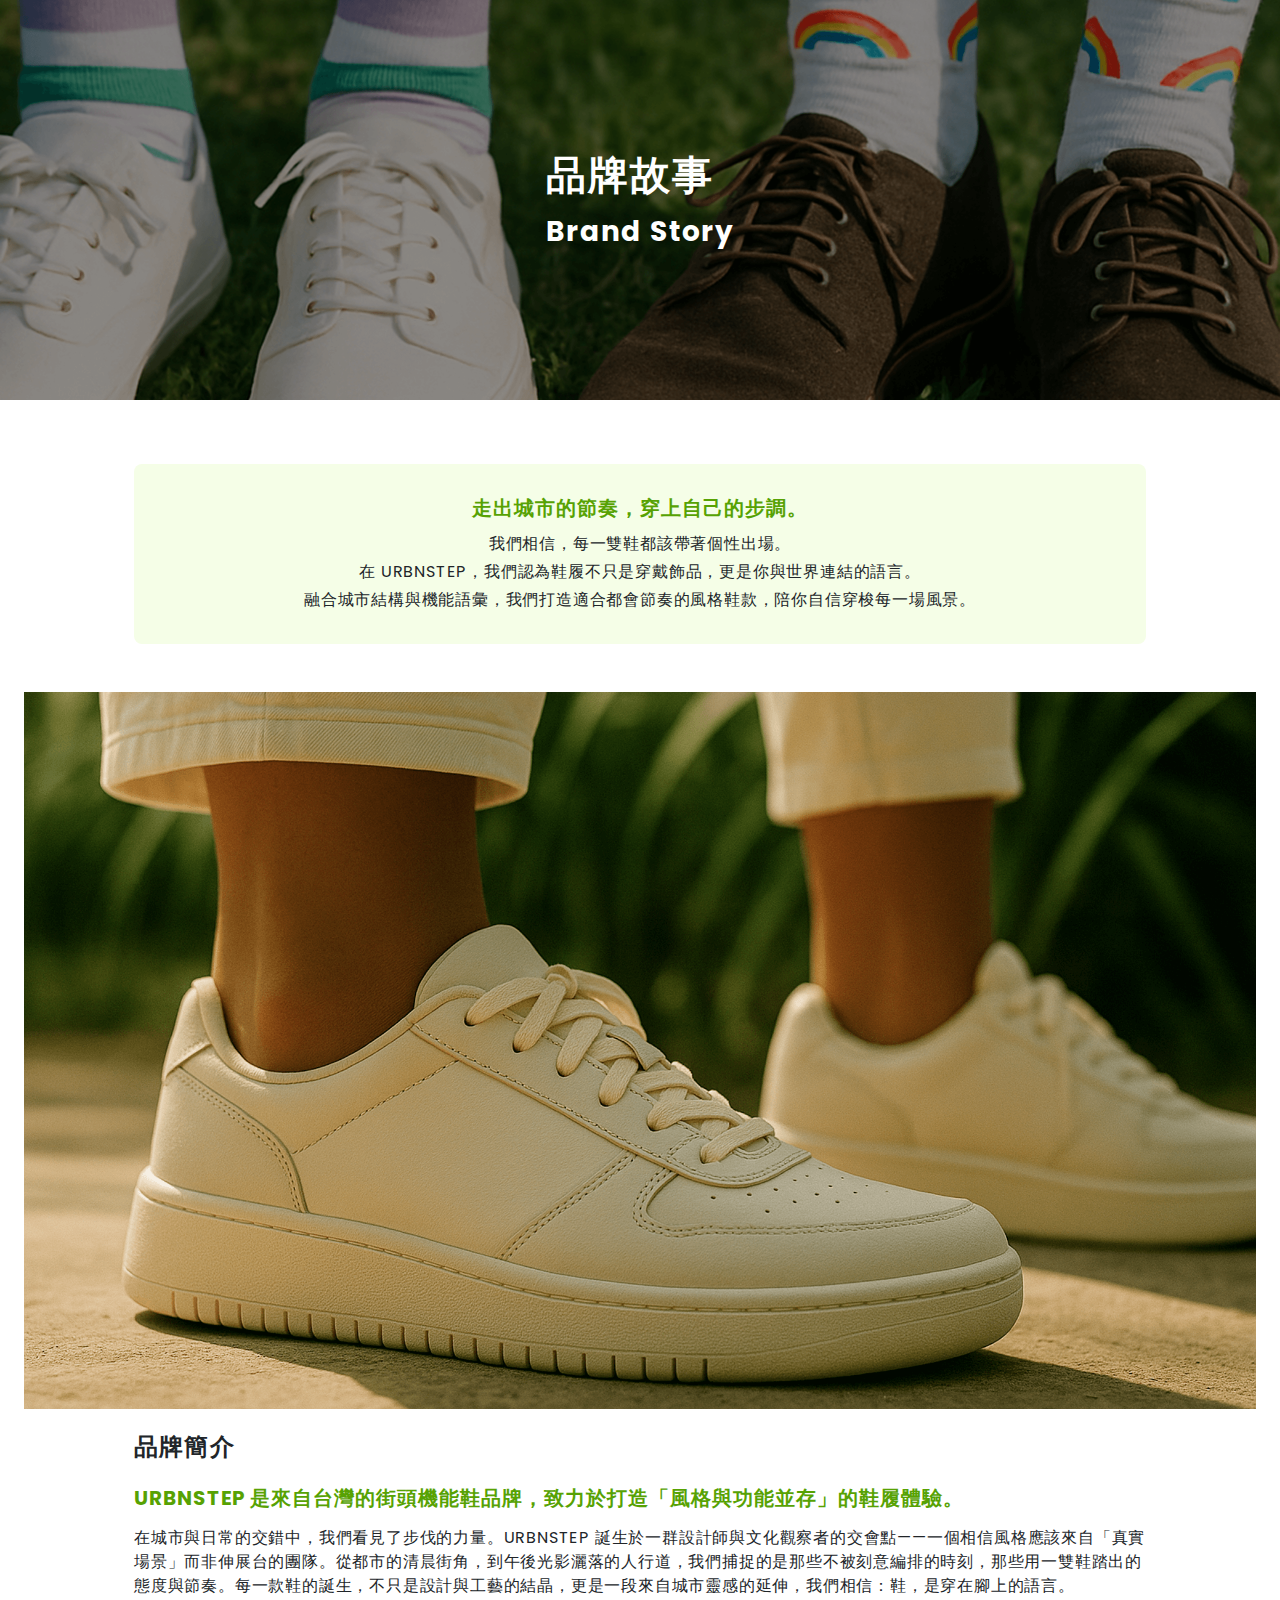
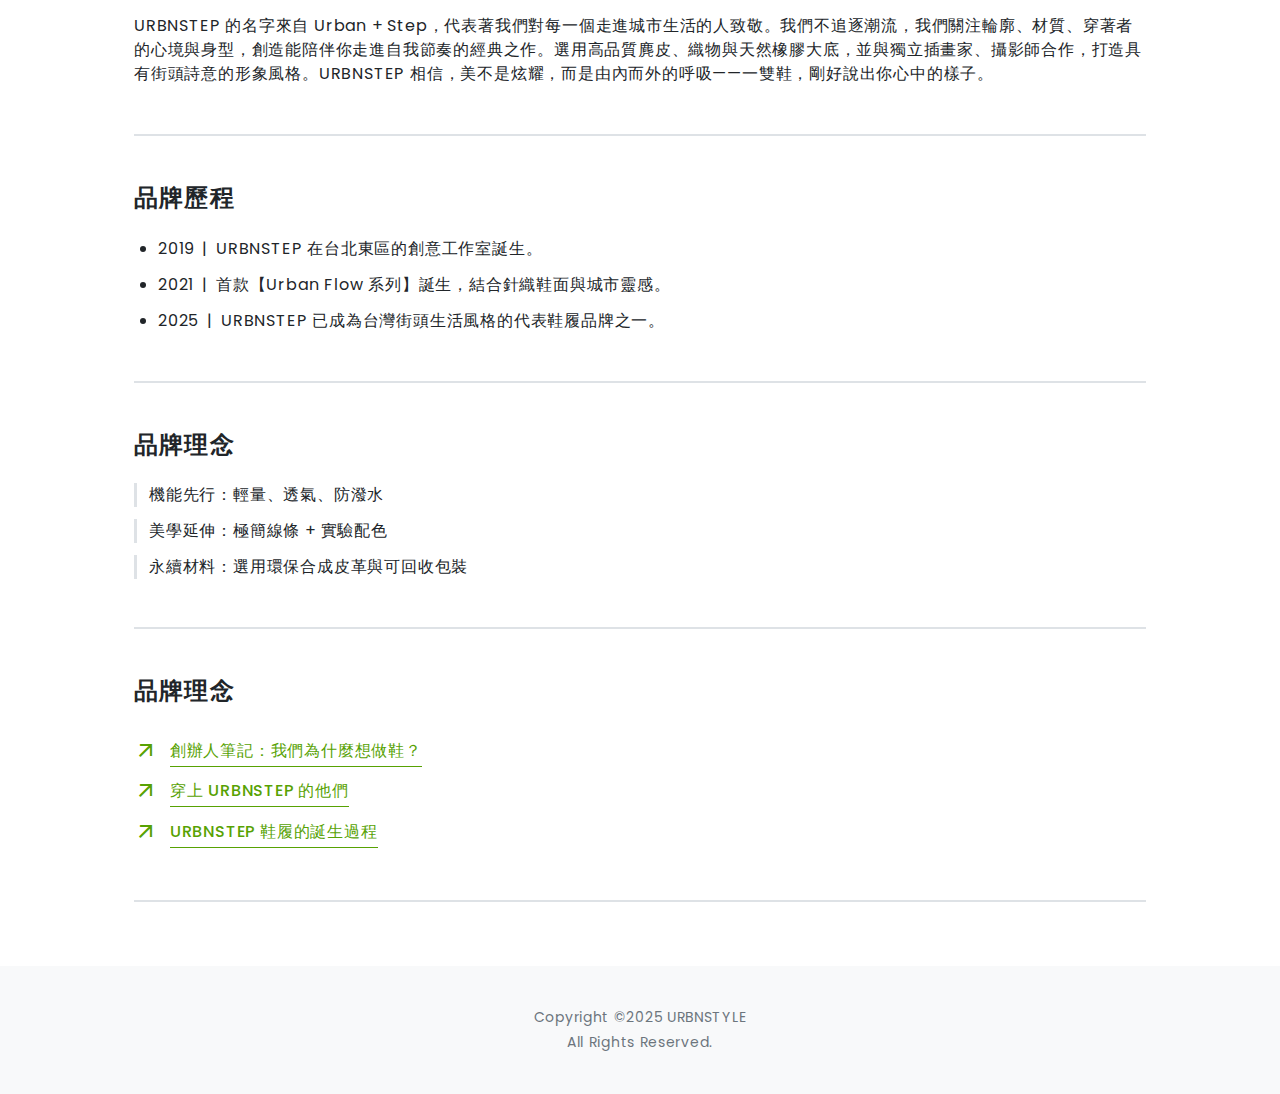
<file: index.html>
<!DOCTYPE html>
<html lang="en">
<head>
  <meta charset="UTF-8">
  <meta name="viewport" content="width=device-width, initial-scale=1.0">
  <title>第一堂 - 品牌介紹頁</title>
  <link rel="stylesheet" href="reset.css">
  <link rel="stylesheet" href="style.css">
  <link rel="preconnect" href="https://fonts.googleapis.com">
  <link rel="preconnect" href="https://fonts.gstatic.com" crossorigin>
  <link href="https://fonts.googleapis.com/css2?family=Cal+Sans&family=Noto+Sans+TC:wght@100..900&family=Noto+Sans:ital,wght@0,100..900;1,100..900&family=Poppins:ital,wght@0,100;0,200;0,300;0,400;0,500;0,600;0,700;0,800;0,900;1,100;1,200;1,300;1,400;1,500;1,600;1,700;1,800;1,900&family=Tourney:ital,wght@0,100..900;1,100..900&display=swap" rel="stylesheet">
  <link rel="stylesheet" href="https://fonts.googleapis.com/css2?family=Material+Symbols+Outlined:opsz,wght,FILL,GRAD@20..48,100..700,0..1,-50..200&icon_names=arrow_outward" />
</head>
<body>
  <section class="banner mb-64">
    <div class="bannerText">
      <h1 class="fs-40 lh-1-2 white mb-16">品牌故事</h1>
      <p class="fz-28 white lh-1-2 ls-1-4">Brand Story</p>
    </div>
  </section>

  <section class="container mb-48">
    <div class="cityPace p-32 bg-light">
      <h3 class="primary fz-20 lh-1-2 mb-12">走出城市的節奏，穿上自己的步調。</h3>
      <p class="fw-400 mb-4">我們相信，每一雙鞋都該帶著個性出場。</p>
      <p class="fw-400 mb-4">在 URBNSTEP，我們認為鞋履不只是穿戴飾品，更是你與世界連結的語言。</p>
      <p class="fw-400">融合城市結構與機能語彙，我們打造適合都會節奏的風格鞋款，陪你自信穿梭每一場風景。</p>
    </div>
  </section>

  <section class="container mb-64">
    <div class="content_img mb-24"></div>
    <div class="content">
      <div class="mb-48">
        <h2 class="fz-24 lh-1-2 mb-24">品牌簡介</h2>
        <h3 class="primary fz-20 lh-1-2 mb-16">URBNSTEP 是來自台灣的街頭機能鞋品牌，致力於打造「風格與功能並存」的鞋履體驗。</h3>
        <p class="fw-400 mb-16">在城市與日常的交錯中，我們看見了步伐的力量。URBNSTEP 誕生於一群設計師與文化觀察者的交會點——一個相信風格應該來自「真實場景」而非伸展台的團隊。從都市的清晨街角，到午後光影灑落的人行道，我們捕捉的是那些不被刻意編排的時刻，那些用一雙鞋踏出的態度與節奏。每一款鞋的誕生，不只是設計與工藝的結晶，更是一段來自城市靈感的延伸，我們相信：鞋，是穿在腳上的語言。</p>
        <p class="fw-400">URBNSTEP 的名字來自 Urban + Step，代表著我們對每一個走進城市生活的人致敬。我們不追逐潮流，我們關注輪廓、材質、穿著者的心境與身型，創造能陪伴你走進自我節奏的經典之作。選用高品質麂皮、織物與天然橡膠大底，並與獨立插畫家、攝影師合作，打造具有街頭詩意的形象風格。URBNSTEP 相信，美不是炫耀，而是由內而外的呼吸——一雙鞋，剛好說出你心中的樣子。</p>
      </div>
      <div class="line-w-one mb-48"></div>
      <div class="mb-48">
        <h2 class="fz-24 lh-1-2 mb-24">品牌歷程</h2>
        <ul class="show-disc">
          <li class="fw-400 mb-12">
            <span class="mr-8">2019</span>|<span class="ml-8">URBNSTEP 在台北東區的創意工作室誕生。</span>
          </li>
          <li class="fw-400 mb-12">
            <span class="mr-8">2021</span>|<span class="ml-8">首款【Urban Flow 系列】誕生，結合針織鞋面與城市靈感。</span>
          </li>
          <li class="fw-400">
            <span class="mr-8">2025</span>|<span class="ml-8">URBNSTEP 已成為台灣街頭生活風格的代表鞋履品牌之一。</span>
          </li>
        </ul>
      </div>
      <div class="line-w-one mb-48"></div>
      <div class="mb-48">
        <h2 class="fz-24 lh-1-2 mb-24">品牌理念</h2>
        <ul>
          <li class="mb-12 fw-400 border-left">
            <p class="ml-12">機能先行：輕量、透氣、防潑水</p>
          </li>
          <li class="mb-12 fw-400 border-left">
            <p class="ml-12">美學延伸：極簡線條 + 實驗配色</p>
          </li>
          <li class="fw-400 border-left">
            <p class="ml-12">永續材料：選用環保合成皮革與可回收包裝</p>
          </li>
        </ul>
      </div>
      <div class="line-w-one mb-48"></div>
      <div class="mb-48">
        <h2 class="fz-24 lh-1-2 mb-24">品牌理念</h2>
        <ul>
          <li class="py-8">
            <a href="#">
              <span class="material-symbols-outlined mr-8 primary align-middle">
                arrow_outward
              </span>
              <span class="fw-500 primary pb-4 line-bottom align-middle">
                創辦人筆記：我們為什麼想做鞋？
              </span>
            </a>
          </li>
          <li class="py-8">
            <a href="#">
              <span class="material-symbols-outlined mr-8 primary align-middle">
                arrow_outward
              </span>
              <span class="fw-500 primary pb-4 line-bottom align-middle">
                穿上 URBNSTEP 的他們
              </span>
            </a>
          </li>
          <li class="py-8">
            <a href="#">
              <span class="material-symbols-outlined mr-8 primary align-middle">
                arrow_outward
              </span>
              <span class="fw-500 primary pb-4 line-bottom align-middle">
                URBNSTEP 鞋履的誕生過程
              </span>
            </a>
          </li>
        </ul>
      </div>
      <div class="line-w-one mb-48"></div>
    </div>
  </section>

  <footer class="bg-footer py-64">
    <div class="footer-text success">
      <p class="mb-4 fz-14 fw-400">Copyright ©2025 URBNSTYLE</p>
      <p class="fz-14 fw-400">All Rights Reserved.</p>
    </div>
  </footer>
</body>
</html>
</file>
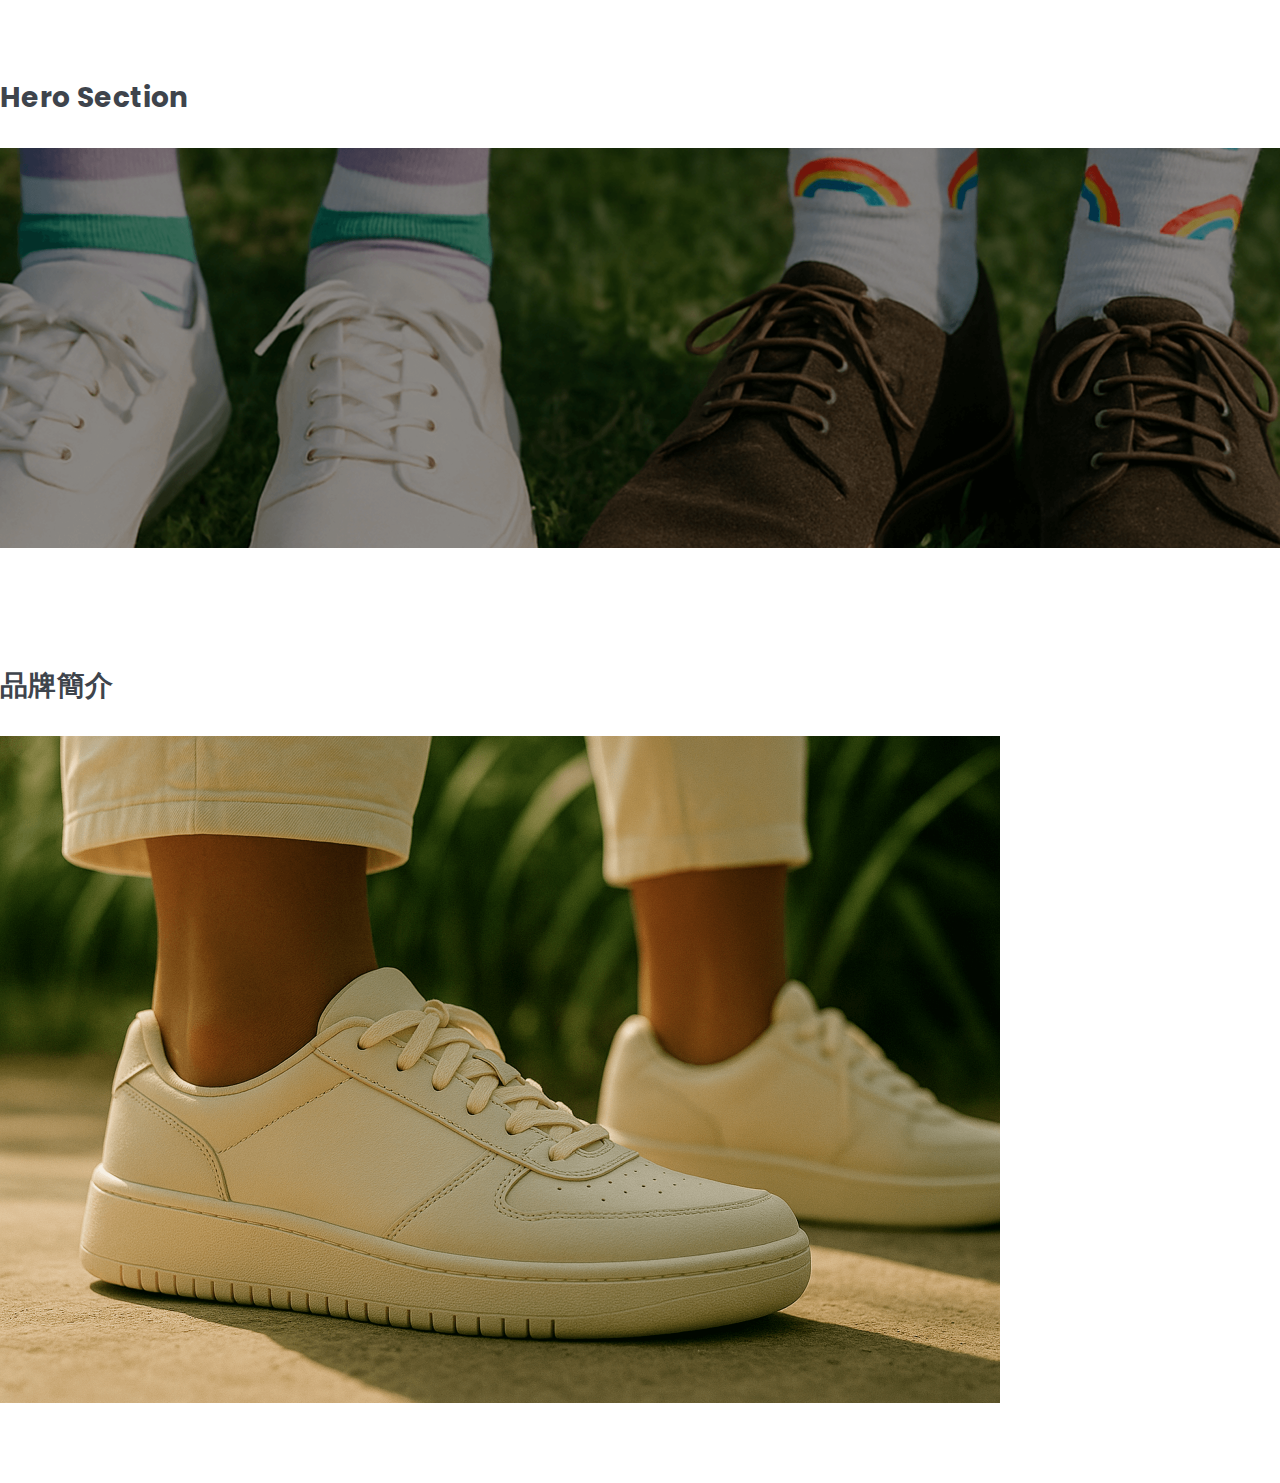
<file: images.html>
<!DOCTYPE html>
<html lang="en">
<head>
  <meta charset="UTF-8">
  <meta name="viewport" content="width=device-width, initial-scale=1.0">
  <title>第一堂 - 品牌介紹頁</title>
  <link rel="stylesheet" href="reset.css">
  <link rel="stylesheet" href="style.css">
  <link rel="preconnect" href="https://fonts.googleapis.com">
  <link rel="preconnect" href="https://fonts.gstatic.com" crossorigin>
  <link href="https://fonts.googleapis.com/css2?family=Cal+Sans&family=Noto+Sans+TC:wght@100..900&family=Noto+Sans:ital,wght@0,100..900;1,100..900&family=Poppins:ital,wght@0,100;0,200;0,300;0,400;0,500;0,600;0,700;0,800;0,900;1,100;1,200;1,300;1,400;1,500;1,600;1,700;1,800;1,900&family=Tourney:ital,wght@0,100..900;1,100..900&display=swap" rel="stylesheet">
  <link rel="stylesheet" href="https://fonts.googleapis.com/css2?family=Material+Symbols+Outlined:opsz,wght,FILL,GRAD@20..48,100..700,0..1,-50..200&icon_names=arrow_outward" />
</head>
<body>
  <section class="container py-80">
    <h2 class="fz-28 imagesTitle-lh-ls mb-32 imagesTitle-color">Hero Section</h2>
    <a href="./index.html"><div class="hero_img mb-120"></div></a>
    <h2 class="fz-28 imagesTitle-lh-ls mb-32 imagesTitle-color">品牌簡介</h2>
    <div class="about_img"></div>
  </section>
</body>
</html>
</file>
<file: style.css>
.container {
  max-width: 1296px;
  margin: 0 auto;
  padding: 0 24px;
}
.fw-500 {
  font-weight: 500;
}
.fw-400 {
  font-weight: 400;
}
.lh-1-5{
  line-height: 1.5;
}
.lh-1-2 {
  line-height: 1.2;
}
.ls-1-4 {
  letter-spacing: 1.4px;
}
.fs-40 {
  font-size: 40px;
  letter-spacing: 2px;
}
.fz-28 {
  font-size: 28px;
}
.fz-24 {
  font-size: 24px;
  letter-spacing: 1.2px;
}
.fz-20 {
  font-size: 20px;
  letter-spacing: 1px;
}
.fz-14 {
  font-size: 14px;
  letter-spacing: 0.7px;
}
.primary {
  color: #57A203;
}
.success {
  color: #6C757D;
}
.white {
  color: #FFFFFF;
}
.bg-light {
  background: #F5FEE7;
}
.line-w-one {
  border: 1px solid #DEE2E6;
}
.border-left {
  border-left: 3px solid #DEE2E6;
}
.line-bottom {
  border-bottom: 1px solid #57A203;
}
.imagesTitle-lh-ls{
  line-height: 1.29;
  letter-spacing: 0.392px;
}
.imagesTitle-color {
  color: #3E444C;
}
.align-middle {
  vertical-align: middle;
}
.mb-4 {
  margin-bottom: 4px;
}
.mb-12 {
  margin-bottom: 12px;
}
.mb-16 {
  margin-bottom: 16px;
}
.mb-24 {
  margin-bottom: 24px;
}
.mb-32 {
  margin-bottom: 32px;
}
.mb-48 {
  margin-bottom: 48px;
}
.mb-64 {
  margin-bottom: 64px;
}
.mb-80 {
  margin-bottom: 80px;
}
.mb-120 {
  margin-bottom: 120px;
}
.mr-8 {
  margin-right: 8px;
}
.ml-12 {
  margin-left: 12px;
}
.ml-8 {
  margin-left: 8px;
}
.pb-4 {
  padding-bottom: 4px;
}
.py-8 {
  padding: 8px 0px;
}
.py-64 {
  padding: 64px 0px;
}
.py-80 {
  padding: 80px 0px;
}
.p-32 {
  padding: 32px 32px;
}
.banner {
  background: url("/img/hero.png");
  background-repeat: no-repeat;
  background-position: center center;
  background-size: cover;
  height: 400px;
  position: relative;
}
.bannerText {
  position: absolute;
  top: 50%;
  left: 50%;
  transform: translate(-50%, -50%);
}
.cityPace {
  text-align: center;
  border-radius: 8px;
  margin: 0px 110px;
}
.content_img {
  background: url("/img/about.png");
  background-repeat: no-repeat;
  background-position: center center;
  background-size: cover;
  width: 100%;
  height: 717px;
  display: block;
}
.content {
  margin: 0px 110px;
}
.show-disc {
  list-style: disc;
  padding-left: 1.5em;
}
.bg-footer {
  background: #F8F9FA;
  position: relative;
}
.footer-text {
  position: absolute;
  top: 50%;
  left: 50%;
  transform: translate(-50%, -50%);
  text-align: center;
}
.hero_img {
  background: url("/img/hero.png");
  background-repeat: no-repeat;
  background-position: center center;
  background-size: cover;
  height: 400px;
}
.about_img {
  background: url("/img/about.png");
  background-repeat: no-repeat;
  background-position: center center;
  background-size: cover;
  width: 1000px;
  height: 667px;
}
</file>
